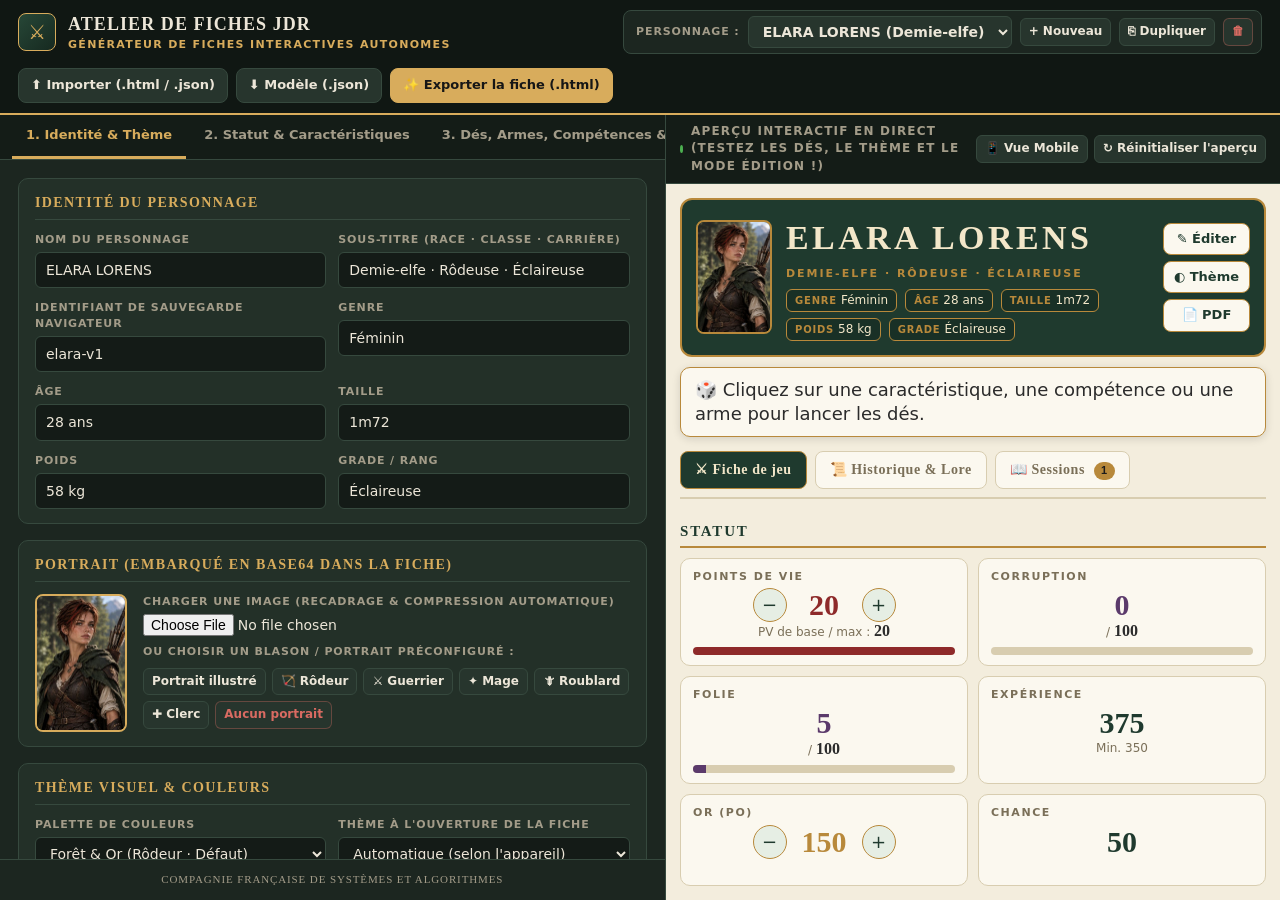
<file: index.html>
<!DOCTYPE html>
<html lang="fr">
<head>
  <meta charset="utf-8">
  <meta name="viewport" content="width=device-width, initial-scale=1">
  <title>Atelier de Fiches JDR – Générateur &amp; Éditeur</title>
  <link rel="stylesheet" href="css/style.css">
</head>
<body>

  <!-- En-tête principal -->
  <header class="app-header">
    <div class="brand">
      <div class="brand-icon">⚔</div>
      <div>
        <h1>ATELIER DE FICHES JDR</h1>
        <small>Générateur de fiches interactives autonomes</small>
      </div>
    </div>

    <div class="roster-bar">
      <label for="roster-select">Personnage :</label>
      <select id="roster-select" class="roster-select"></select>
      <button class="btn btn-sm" id="btn-new-char" title="Créer un nouveau personnage">+ Nouveau</button>
      <button class="btn btn-sm" id="btn-dup-char" title="Dupliquer ce personnage">⎘ Dupliquer</button>
      <button class="btn btn-sm btn-danger" id="btn-del-char" title="Supprimer ce personnage">🗑</button>
    </div>

    <div class="header-actions">
      <button class="btn" id="btn-import" title="Importer une fiche .html existante ou un modèle .json">⬆ Importer (.html / .json)</button>
      <input type="file" id="import-file-input" accept=".html,.htm,.json" style="display:none">
      <button class="btn trigger-export-json" title="Sauvegarder le modèle en JSON">⬇ Modèle (.json)</button>
      <button class="btn btn-gold trigger-export-html" title="Télécharger la fiche HTML autonome prête à jouer">✨ Exporter la fiche (.html)</button>
    </div>
  </header>

  <!-- Espace de travail : Éditeur à gauche + Aperçu interactif à droite -->
  <div class="workspace">

    <!-- Panneau Éditeur -->
    <section class="editor-pane">
      <nav class="tabs">
        <button class="tab-btn active" data-tab="tab-identity">1. Identité &amp; Thème</button>
        <button class="tab-btn" data-tab="tab-stats">2. Statut &amp; Caractéristiques</button>
        <button class="tab-btn" data-tab="tab-combat">3. Dés, Armes, Compétences &amp; Pouvoirs</button>
        <button class="tab-btn" data-tab="tab-inventory">4. Objets magiques &amp; Inventaire</button>
        <button class="tab-btn" data-tab="tab-lore">5. Historique &amp; Sessions</button>
        <button class="tab-btn" data-tab="tab-export">6. Notes &amp; Export</button>
      </nav>

      <!-- Onglet 1 : Identité & Thème -->
      <div class="tab-content active" id="tab-identity">
        <div class="section-card">
          <div class="section-header">
            <h2>Identité du personnage</h2>
          </div>
          <div class="form-grid">
            <div class="field">
              <label for="char-name">Nom du personnage</label>
              <input type="text" id="char-name" placeholder="Ex : ELARA LORENS">
            </div>
            <div class="field">
              <label for="char-subtitle">Sous-titre (Race · Classe · Carrière)</label>
              <input type="text" id="char-subtitle" placeholder="Ex : Demie-elfe · Rôdeuse · Trappeuse">
            </div>
            <div class="field">
              <label for="char-storage-key">Identifiant de sauvegarde navigateur</label>
              <input type="text" id="char-storage-key" placeholder="Ex : elara-v1">
            </div>
            <div class="field">
              <label for="char-gender">Genre</label>
              <input type="text" id="char-gender" placeholder="Ex : Féminin">
            </div>
            <div class="field">
              <label for="char-age">Âge</label>
              <input type="text" id="char-age" placeholder="Ex : 28 ans">
            </div>
            <div class="field">
              <label for="char-height">Taille</label>
              <input type="text" id="char-height" placeholder="Ex : 1m72">
            </div>
            <div class="field">
              <label for="char-weight">Poids</label>
              <input type="text" id="char-weight" placeholder="Ex : 58 kg">
            </div>
            <div class="field">
              <label for="char-rank">Grade / Rang</label>
              <input type="text" id="char-rank" placeholder="Ex : Éclaireuse vétérane">
            </div>
          </div>
        </div>

        <div class="section-card">
          <div class="section-header">
            <h2>Portrait (embarqué en Base64 dans la fiche)</h2>
          </div>
          <div class="portrait-box">
            <img id="portrait-img" class="portrait-preview" src="" alt="Aperçu portrait">
            <div class="portrait-controls">
              <div class="field">
                <label for="portrait-file">Charger une image (recadrage &amp; compression automatique)</label>
                <input type="file" id="portrait-file" accept="image/*">
              </div>
              <div class="field">
                <label>Ou choisir un blason / portrait préconfiguré :</label>
                <div class="avatar-presets">
                  <button class="btn btn-sm" data-avatar="elara">Portrait illustré</button>
                  <button class="btn btn-sm" data-avatar="ranger">🏹 Rôdeur</button>
                  <button class="btn btn-sm" data-avatar="warrior">⚔ Guerrier</button>
                  <button class="btn btn-sm" data-avatar="mage">✦ Mage</button>
                  <button class="btn btn-sm" data-avatar="rogue">🗡 Roublard</button>
                  <button class="btn btn-sm" data-avatar="cleric">✚ Clerc</button>
                  <button class="btn btn-sm btn-danger" data-avatar="none">Aucun portrait</button>
                </div>
              </div>
            </div>
          </div>
        </div>

        <div class="section-card">
          <div class="section-header">
            <h2>Thème visuel &amp; Couleurs</h2>
          </div>
          <div class="form-grid">
            <div class="field">
              <label for="theme-preset">Palette de couleurs</label>
              <select id="theme-preset">
                <option value="forest">Forêt &amp; Or (Rôdeur · Défaut)</option>
                <option value="crimson">Sang &amp; Acier (Guerrier)</option>
                <option value="arcane">Pourpre &amp; Argent (Mage)</option>
                <option value="shadow">Ombre &amp; Cendre (Roublard)</option>
                <option value="paladin">Azur &amp; Lumière (Clerc / Ordre)</option>
                <option value="desert">Sable &amp; Cuivre (Explorateur)</option>
                <option value="custom">Personnalisé</option>
              </select>
            </div>
            <div class="field">
              <label for="theme-mode">Thème à l'ouverture de la fiche</label>
              <select id="theme-mode">
                <option value="auto">Automatique (selon l'appareil)</option>
                <option value="light">Clair (Parchemin)</option>
                <option value="dark">Sombre (Nuit)</option>
              </select>
            </div>
          </div>
          <div class="color-grid" id="color-pickers"></div>
        </div>
      </div>

      <!-- Onglet 2 : Statut & Caractéristiques -->
      <div class="tab-content" id="tab-stats">
        <div class="section-card">
          <div class="section-header">
            <h2>Statut &amp; Jauges principales</h2>
            <button class="btn btn-sm" id="add-vital-btn">+ Ajouter un compteur</button>
          </div>
          <div class="item-list" id="vitals-list"></div>
        </div>

        <div class="section-card">
          <div class="section-header" style="flex-wrap:wrap;gap:8px">
            <div>
              <h2>Caractéristiques (Jet d100 ≤ valeur)</h2>
              <div id="stats-xp-budget" style="font-size:12px;color:var(--mute);margin-top:3px"></div>
            </div>
            <div style="display:flex;gap:6px">
              <button class="btn btn-sm" id="roll-all-stats-btn" title="Tirer aléatoirement entre 30 et 70 sans dépasser l'Expérience totale">🎲 Tirage aléatoire</button>
              <button class="btn btn-sm" id="add-stat-btn">+ Ajouter une caractéristique</button>
            </div>
          </div>
          <div class="item-list" id="stats-list"></div>
        </div>
      </div>

      <!-- Onglet 3 : Dés, Armes, Compétences & Pouvoirs -->
      <div class="tab-content" id="tab-combat">
        <div class="section-card">
          <div class="section-header">
            <h2>Armes &amp; Jets préconfigurés</h2>
            <button class="btn btn-sm" id="add-weapon-btn">+ Ajouter une arme / un jet</button>
          </div>
          <p style="margin:0 0 10px;font-size:12px;color:var(--mute)">Format des dés : <code>1d10+1</code>, <code>2d6+3</code>, <code>1d8</code>, <code>1d4-1</code>…</p>
          <div class="item-list" id="weapons-list"></div>
        </div>

        <div class="section-card">
          <div class="section-header">
            <h2>Compétences (Jet d100 sous Caractéristique + Bonus)</h2>
            <button class="btn btn-sm" id="add-skill-btn">+ Ajouter une compétence</button>
          </div>
          <p style="margin:0 0 10px;font-size:12px;color:var(--mute)">Associez chaque compétence à une caractéristique (avec un bonus de maîtrise) ou laissez-la en talent passif.</p>
          <div class="item-list" id="skills-list"></div>
        </div>

        <div class="section-card">
          <div class="section-header">
            <h2>Charges, Anneaux &amp; Pouvoirs</h2>
            <button class="btn btn-sm" id="add-resource-btn">+ Ajouter un pouvoir à charges</button>
          </div>
          <div class="item-list" id="resources-list"></div>

          <div class="form-grid" style="margin-top:14px;padding-top:12px;border-top:1px solid var(--line)">
            <div class="field">
              <label for="scenar-btn-label">Texte du bouton Nouveau Scénario</label>
              <input type="text" id="scenar-btn-label">
            </div>
            <div class="field">
              <label for="rest-btn-label">Texte du bouton Repos</label>
              <input type="text" id="rest-btn-label">
            </div>
          </div>
        </div>
      </div>

      <!-- Onglet 4 : Objets magiques & Inventaire -->
      <div class="tab-content" id="tab-inventory">
        <div class="section-card">
          <div class="section-header">
            <h2>✦ Objets magiques &amp; Reliques</h2>
            <button class="btn btn-sm" id="add-magic-btn">+ Ajouter un objet magique</button>
          </div>
          <div class="item-list" id="magic-items-list"></div>
        </div>

        <div class="section-card">
          <div class="section-header">
            <h2>Configuration des sections d'inventaire</h2>
          </div>
          <div class="form-grid">
            <div class="field">
              <label for="inv-section-title">Titre de la grande section</label>
              <input type="text" id="inv-section-title" placeholder="Inventaire &amp; Équipement">
            </div>
            <div class="field">
              <label for="items-card-title">Sous-titre Carte gauche (Consommables)</label>
              <input type="text" id="items-card-title" placeholder="Inventaire consommable">
            </div>
            <div class="field">
              <label for="gear-card-title">Sous-titre Carte droite (Non consommables)</label>
              <input type="text" id="gear-card-title" placeholder="Inventaire non consommable">
            </div>
          </div>
        </div>

        <div class="section-card">
          <div class="section-header">
            <h2>Liste 1 : Inventaire consommable</h2>
            <button class="btn btn-sm" id="add-item-btn">+ Ajouter un consommable</button>
          </div>
          <div class="item-list" id="items-list"></div>
        </div>

        <div class="section-card">
          <div class="section-header">
            <h2>Liste 2 : Inventaire non consommable (Objets classiques)</h2>
            <button class="btn btn-sm" id="add-gear-btn">+ Ajouter un objet classique</button>
          </div>
          <div class="item-list" id="gear-list"></div>
        </div>
      </div>

      <!-- Onglet 5 : Historique & Sessions -->
      <div class="tab-content" id="tab-lore">
        <div class="section-card">
          <div class="section-header">
            <h2>📜 Historique &amp; Lore du personnage</h2>
          </div>
          <div class="field" style="margin-bottom:12px">
            <label for="lore-backstory">Origines &amp; Histoire du personnage <small style="font-weight:normal;color:var(--mute)">(Markdown supporté)</small></label>
            <textarea id="lore-backstory" rows="4" placeholder="Passé, origines, événements marquants avant le début de la campagne (Markdown : **gras**, *italique*, # titres, - listes, &gt; citations)…"></textarea>
          </div>
          <div class="form-grid">
            <div class="field">
              <label for="lore-appearance">Apparence, Personnalité &amp; Objectifs <small style="font-weight:normal;color:var(--mute)">(Markdown supporté)</small></label>
              <textarea id="lore-appearance" rows="4" placeholder="Description physique, caractère, motivations…"></textarea>
            </div>
            <div class="field">
              <label for="lore-relations">Alliés, Contacts &amp; Relations <small style="font-weight:normal;color:var(--mute)">(Markdown supporté)</small></label>
              <textarea id="lore-relations" rows="4" placeholder="PNJ importants, factions, mentors, ennemis…"></textarea>
            </div>
          </div>
        </div>

        <div class="section-card">
          <div class="section-header">
            <h2>🏆 Tableau de chasse / Hauts faits</h2>
            <button class="btn btn-sm" id="add-chasse-btn">+ Ajouter une entrée</button>
          </div>
          <div class="form-grid" style="margin-bottom:10px">
            <div class="field">
              <label for="secondary-card-title">Titre de la section dans l'onglet Historique</label>
              <input type="text" id="secondary-card-title" placeholder="Tableau de chasse">
            </div>
            <div class="field" style="justify-content:flex-end">
              <label style="display:inline-flex;align-items:center;gap:8px;cursor:pointer;font-size:13px;color:var(--ink)">
                <input type="checkbox" id="show-secondary-card" checked>
                Afficher le tableau de chasse dans l'onglet Historique &amp; Lore
              </label>
            </div>
          </div>
          <div class="item-list" id="chasse-list"></div>
        </div>

        <div class="section-card">
          <div class="section-header">
            <h2>📖 Journal des scénarios &amp; sessions effectuées</h2>
            <button class="btn btn-sm" id="add-session-btn">+ Ajouter un scénario</button>
          </div>
          <p style="margin:0 0 10px;font-size:12px;color:var(--mute)">
            Vous pouvez pré-remplir les scénarios ici ou les ajouter directement depuis la fiche finale pendant vos parties.
          </p>
          <div class="item-list" id="sessions-list"></div>
        </div>
      </div>

      <!-- Onglet 6 : Notes & Export -->
      <div class="tab-content" id="tab-export">
        <div class="section-card">
          <div class="section-header">
            <h2>Conditions &amp; Notes par défaut</h2>
          </div>
          <div class="field" style="margin-bottom:12px">
            <label for="char-cond">Conditions spéciales initiales</label>
            <input type="text" id="char-cond" placeholder="Ex : Aucune condition active…">
          </div>
          <div class="field">
            <label for="char-notes">Notes de départ (historique, PNJ, quêtes…)</label>
            <textarea id="char-notes" rows="5" placeholder="Notes de session, PNJ rencontrés, indices…"></textarea>
          </div>
        </div>

        <div class="section-card">
          <div class="section-header">
            <h2>Exportation &amp; Partage</h2>
          </div>
          <p style="margin:0 0 14px;color:var(--mute)">
            La fiche générée est un <strong>fichier HTML unique et 100% autonome</strong> (portrait, thème, lanceur de dés et sauvegarde automatique inclus). Vous pouvez l'envoyer sur Discord, l'ouvrir sur téléphone, tablette ou PC sans connexion Internet.
          </p>
          <div style="display:flex;flex-wrap:wrap;gap:10px">
            <button class="btn btn-gold trigger-export-html">✨ Télécharger la fiche autonome (.html)</button>
            <button class="btn" id="btn-open-tab">↗ Ouvrir la fiche dans un nouvel onglet</button>
            <button class="btn" id="btn-copy-html">📋 Copier le code HTML</button>
            <button class="btn trigger-export-json">⬇ Exporter le modèle (.json)</button>
          </div>
        </div>
      </div>

      <footer style="text-align:center;font-family:Georgia,serif;font-size:11px;letter-spacing:.08em;text-transform:uppercase;color:var(--mute);border-top:1px solid var(--line);padding:12px 16px;margin-top:auto">
        Compagnie Française de Systèmes et Algorithmes
      </footer>
    </section>

    <!-- Panneau Aperçu Interactif en direct -->
    <section class="preview-pane">
      <div class="preview-toolbar">
        <div class="title">
          <span class="live-dot"></span>
          Aperçu interactif en direct (testez les dés, le thème et le mode édition !)
        </div>
        <div style="display:flex;gap:6px">
          <button class="btn btn-sm" id="toggle-mobile-preview" title="Simuler l'affichage sur téléphone">📱 Vue Mobile</button>
          <button class="btn btn-sm" id="refresh-preview" title="Réinitialiser l'aperçu">↻ Réinitialiser l'aperçu</button>
        </div>
      </div>
      <div class="preview-container" id="preview-container">
        <iframe id="preview-frame" title="Aperçu de la fiche de personnage"></iframe>
      </div>
    </section>

  </div>

  <!-- Fenêtre modale : Créer un nouveau personnage -->
  <div class="modal-backdrop" id="new-char-modal">
    <div class="modal">
      <h3>Créer un nouveau personnage</h3>
      <p style="margin:0;color:var(--mute)">Choisissez un point de départ que vous pourrez ensuite personnaliser librement :</p>
      <div class="template-grid">
        <button class="tpl-card" data-tpl="vierge">
          <b>📄 Fiche vierge standard</b>
          <small>Caractéristiques à 50, jauges de base (PV, Corruption, Folie, XP, Or, Chance).</small>
        </button>
        <button class="tpl-card" data-tpl="elara">
          <b>🏹 Elara Lorens (Rôdeuse)</b>
          <small>Demie-elfe · Rôdeuse · Éclaireuse avec arc enchanté, pièges et pistage.</small>
        </button>
        <button class="tpl-card" data-tpl="guerrier">
          <b>⚔ Garrick Vane (Guerrier)</b>
          <small>Humain · Briseur de boucliers · Thème Sang &amp; Acier, postures et runes.</small>
        </button>
        <button class="tpl-card" data-tpl="mage">
          <b>✦ Lyra Valen (Mage)</b>
          <small>Haute-elfe · Érudite des Arcanes · Thème Pourpre, sorts et composants.</small>
        </button>
      </div>
      <div style="display:flex;justify-content:flex-end">
        <button class="btn" id="close-modal">Annuler</button>
      </div>
    </div>
  </div>

  <div class="toast" id="toast"></div>

  <script src="js/templates.js"></script>
  <script src="js/generator.js"></script>
  <script src="js/app.js"></script>
</body>
</html>
</file>
<file: css/style.css>
:root {
  --bg: #141b17;
  --panel: #1c2620;
  --panel-alt: #233028;
  --card: #27352d;
  --ink: #ece6d8;
  --mute: #a39c89;
  --line: #36493e;
  --gold: #d8ac5c;
  --gold-hover: #e5be73;
  --acc: #3e6b52;
  --red: #d96b62;
  --radius: 10px;
}

* {
  box-sizing: border-box;
}

body {
  margin: 0;
  background: var(--bg);
  color: var(--ink);
  font: 14px/1.45 Calibri, Carlito, system-ui, -apple-system, sans-serif;
  height: 100vh;
  display: flex;
  flex-direction: column;
  overflow: hidden;
}

/* Header */
.app-header {
  background: #101713;
  border-bottom: 2px solid var(--gold);
  padding: 10px 18px;
  display: flex;
  align-items: center;
  justify-content: space-between;
  gap: 14px;
  flex-wrap: wrap;
  z-index: 10;
}

.brand {
  display: flex;
  align-items: center;
  gap: 12px;
}

.brand-icon {
  width: 38px;
  height: 38px;
  border-radius: 8px;
  background: linear-gradient(135deg, #274737, #162920);
  border: 1.5px solid var(--gold);
  display: flex;
  align-items: center;
  justify-content: center;
  font-size: 20px;
  color: var(--gold);
}

.brand h1 {
  font-family: Georgia, serif;
  font-size: 18px;
  letter-spacing: 0.06em;
  margin: 0;
  color: var(--ink);
}

.brand small {
  display: block;
  color: var(--gold);
  font-size: 11px;
  letter-spacing: 0.12em;
  text-transform: uppercase;
  font-weight: 700;
}

.roster-bar {
  display: flex;
  align-items: center;
  gap: 8px;
  background: var(--panel);
  padding: 5px 8px;
  border-radius: 8px;
  border: 1px solid var(--line);
}

.roster-bar label {
  font-size: 11px;
  text-transform: uppercase;
  letter-spacing: 0.08em;
  color: var(--mute);
  font-weight: 700;
  padding-left: 4px;
}

.roster-select {
  background: var(--card);
  color: var(--ink);
  border: 1px solid var(--line);
  border-radius: 6px;
  padding: 6px 10px;
  font: inherit;
  font-weight: 600;
  min-width: 190px;
}

.header-actions {
  display: flex;
  align-items: center;
  gap: 8px;
  flex-wrap: wrap;
}

button, select, input, textarea {
  font: inherit;
}

.btn {
  background: var(--card);
  color: var(--ink);
  border: 1px solid var(--line);
  border-radius: 8px;
  padding: 7px 12px;
  font-size: 13px;
  font-weight: 600;
  cursor: pointer;
  display: inline-flex;
  align-items: center;
  gap: 6px;
  transition: all 0.15s ease;
  white-space: nowrap;
}

.btn:hover {
  border-color: var(--gold);
  background: var(--panel-alt);
}

.btn-gold {
  background: var(--gold);
  color: #161616;
  border-color: var(--gold);
  font-weight: 700;
}

.btn-gold:hover {
  background: var(--gold-hover);
  border-color: var(--gold-hover);
}

.btn-danger {
  color: var(--red);
  border-color: rgba(217, 107, 98, 0.35);
}

.btn-danger:hover {
  background: rgba(217, 107, 98, 0.15);
  border-color: var(--red);
}

.btn-sm {
  padding: 4px 8px;
  font-size: 12px;
  border-radius: 6px;
}

/* Main Workspace */
.workspace {
  flex: 1;
  display: grid;
  grid-template-columns: minmax(460px, 52%) 1fr;
  overflow: hidden;
}

/* Editor Pane */
.editor-pane {
  display: flex;
  flex-direction: column;
  border-right: 1px solid var(--line);
  background: var(--panel);
  overflow: hidden;
}

.tabs {
  display: flex;
  background: #141c17;
  border-bottom: 1px solid var(--line);
  padding: 0 12px;
  gap: 4px;
  overflow-x: auto;
}

.tab-btn {
  background: transparent;
  color: var(--mute);
  border: none;
  border-bottom: 3px solid transparent;
  padding: 11px 14px;
  font-weight: 700;
  font-size: 13px;
  cursor: pointer;
  white-space: nowrap;
  transition: color 0.15s, border-color 0.15s;
}

.tab-btn:hover {
  color: var(--ink);
}

.tab-btn.active {
  color: var(--gold);
  border-bottom-color: var(--gold);
}

.tab-content {
  flex: 1;
  overflow-y: auto;
  padding: 18px;
  display: none;
}

.tab-content.active {
  display: block;
}

.section-card {
  background: var(--panel-alt);
  border: 1px solid var(--line);
  border-radius: var(--radius);
  padding: 14px 16px;
  margin-bottom: 16px;
}

.section-header {
  display: flex;
  align-items: center;
  justify-content: space-between;
  gap: 10px;
  margin-bottom: 12px;
  padding-bottom: 6px;
  border-bottom: 1px solid var(--line);
}

.section-header h2 {
  font-family: Georgia, serif;
  font-size: 14px;
  text-transform: uppercase;
  letter-spacing: 0.1em;
  color: var(--gold);
  margin: 0;
}

.form-grid {
  display: grid;
  grid-template-columns: repeat(auto-fit, minmax(200px, 1fr));
  gap: 12px;
}

.field {
  display: flex;
  flex-direction: column;
  gap: 4px;
}

.field label {
  font-size: 11px;
  text-transform: uppercase;
  letter-spacing: 0.08em;
  color: var(--mute);
  font-weight: 700;
}

.field input[type="text"],
.field input[type="number"],
.field select,
.field textarea {
  background: var(--bg);
  color: var(--ink);
  border: 1px solid var(--line);
  border-radius: 6px;
  padding: 7px 10px;
}

.field input:focus,
.field select:focus,
.field textarea:focus {
  outline: none;
  border-color: var(--gold);
}

/* Portrait Upload */
.portrait-box {
  display: flex;
  gap: 16px;
  align-items: flex-start;
  flex-wrap: wrap;
}

.portrait-preview {
  width: 92px;
  height: 138px;
  border-radius: 8px;
  border: 2px solid var(--gold);
  object-fit: cover;
  background: #101713;
  flex-shrink: 0;
}

.portrait-controls {
  flex: 1;
  min-width: 220px;
  display: flex;
  flex-direction: column;
  gap: 8px;
}

.avatar-presets {
  display: flex;
  gap: 6px;
  flex-wrap: wrap;
  margin-top: 4px;
}

/* Dynamic List Rows */
.item-list {
  display: flex;
  flex-direction: column;
  gap: 8px;
}

.list-row {
  display: flex;
  align-items: center;
  gap: 8px;
  background: var(--bg);
  border: 1px solid var(--line);
  border-radius: 8px;
  padding: 8px 10px;
  flex-wrap: wrap;
}

.list-row input[type="text"],
.list-row input[type="number"],
.list-row select {
  background: var(--panel);
  color: var(--ink);
  border: 1px solid var(--line);
  border-radius: 6px;
  padding: 5px 8px;
}

.list-row .grow {
  flex: 1;
  min-width: 120px;
}

.list-row .num-input {
  width: 74px;
  text-align: center;
  font-weight: 700;
}

.icon-btn {
  background: var(--panel);
  color: var(--mute);
  border: 1px solid var(--line);
  border-radius: 6px;
  width: 28px;
  height: 28px;
  display: inline-flex;
  align-items: center;
  justify-content: center;
  cursor: pointer;
  padding: 0;
}

.icon-btn:hover {
  color: var(--ink);
  border-color: var(--gold);
}

.icon-btn.del:hover {
  color: var(--red);
  border-color: var(--red);
}

/* Color Pickers */
.color-grid {
  display: grid;
  grid-template-columns: repeat(auto-fill, minmax(140px, 1fr));
  gap: 10px;
  margin-top: 10px;
}

.color-item {
  display: flex;
  align-items: center;
  gap: 8px;
  background: var(--bg);
  padding: 6px 8px;
  border-radius: 6px;
  border: 1px solid var(--line);
}

.color-item input[type="color"] {
  width: 28px;
  height: 28px;
  border: none;
  background: none;
  cursor: pointer;
  padding: 0;
}

.color-item span {
  font-size: 12px;
  color: var(--ink);
}

/* Preview Pane */
.preview-pane {
  display: flex;
  flex-direction: column;
  background: #0d120f;
  overflow: hidden;
}

.preview-toolbar {
  display: flex;
  align-items: center;
  justify-content: space-between;
  padding: 8px 14px;
  background: #141c17;
  border-bottom: 1px solid var(--line);
  gap: 10px;
}

.preview-toolbar .title {
  font-size: 12px;
  text-transform: uppercase;
  letter-spacing: 0.1em;
  color: var(--mute);
  font-weight: 700;
  display: flex;
  align-items: center;
  gap: 8px;
}

.live-dot {
  width: 8px;
  height: 8px;
  border-radius: 50%;
  background: #4caf50;
  display: inline-block;
}

.preview-container {
  flex: 1;
  display: flex;
  justify-content: center;
  align-items: stretch;
  padding: 0;
  overflow: auto;
  transition: padding 0.2s;
}

.preview-container.mobile-view {
  padding: 20px;
  background: radial-gradient(circle at center, #1b2620 0%, #0b0f0c 100%);
}

#preview-frame {
  width: 100%;
  height: 100%;
  border: none;
  background: #f3eddd;
  transition: width 0.25s ease, height 0.25s ease, border-radius 0.25s ease;
}

.preview-container.mobile-view #preview-frame {
  width: 390px;
  height: 780px;
  max-height: 100%;
  border: 3px solid var(--gold);
  border-radius: 24px;
  box-shadow: 0 16px 48px rgba(0, 0, 0, 0.6);
}

/* Modal Nouveau Personnage */
.modal-backdrop {
  position: fixed;
  inset: 0;
  background: rgba(0, 0, 0, 0.72);
  display: none;
  align-items: center;
  justify-content: center;
  z-index: 100;
  padding: 16px;
}

.modal-backdrop.open {
  display: flex;
}

.modal {
  background: var(--panel);
  border: 2px solid var(--gold);
  border-radius: 12px;
  max-width: 560px;
  width: 100%;
  padding: 20px;
  box-shadow: 0 20px 60px rgba(0, 0, 0, 0.7);
}

.modal h3 {
  font-family: Georgia, serif;
  margin: 0 0 8px;
  color: var(--gold);
  font-size: 18px;
}

.template-grid {
  display: grid;
  grid-template-columns: repeat(auto-fit, minmax(220px, 1fr));
  gap: 10px;
  margin: 14px 0;
}

.tpl-card {
  background: var(--panel-alt);
  border: 1px solid var(--line);
  border-radius: 8px;
  padding: 12px;
  cursor: pointer;
  text-align: left;
  transition: all 0.15s;
}

.tpl-card:hover {
  border-color: var(--gold);
  transform: translateY(-2px);
}

.tpl-card b {
  display: block;
  color: var(--ink);
  font-family: Georgia, serif;
  margin-bottom: 4px;
}

.tpl-card small {
  color: var(--mute);
  font-size: 12px;
}

/* Toast notification */
.toast {
  position: fixed;
  bottom: 18px;
  right: 18px;
  background: var(--gold);
  color: #141414;
  padding: 10px 16px;
  border-radius: 8px;
  font-weight: 700;
  box-shadow: 0 6px 20px rgba(0,0,0,0.4);
  transform: translateY(80px);
  opacity: 0;
  transition: all 0.25s ease;
  z-index: 200;
}

.toast.show {
  transform: translateY(0);
  opacity: 1;
}

@media (max-width: 980px) {
  body {
    height: auto;
    overflow: auto;
  }
  .workspace {
    grid-template-columns: 1fr;
    overflow: visible;
  }
  .preview-pane {
    height: 750px;
    border-top: 2px solid var(--gold);
  }
}
</file>
